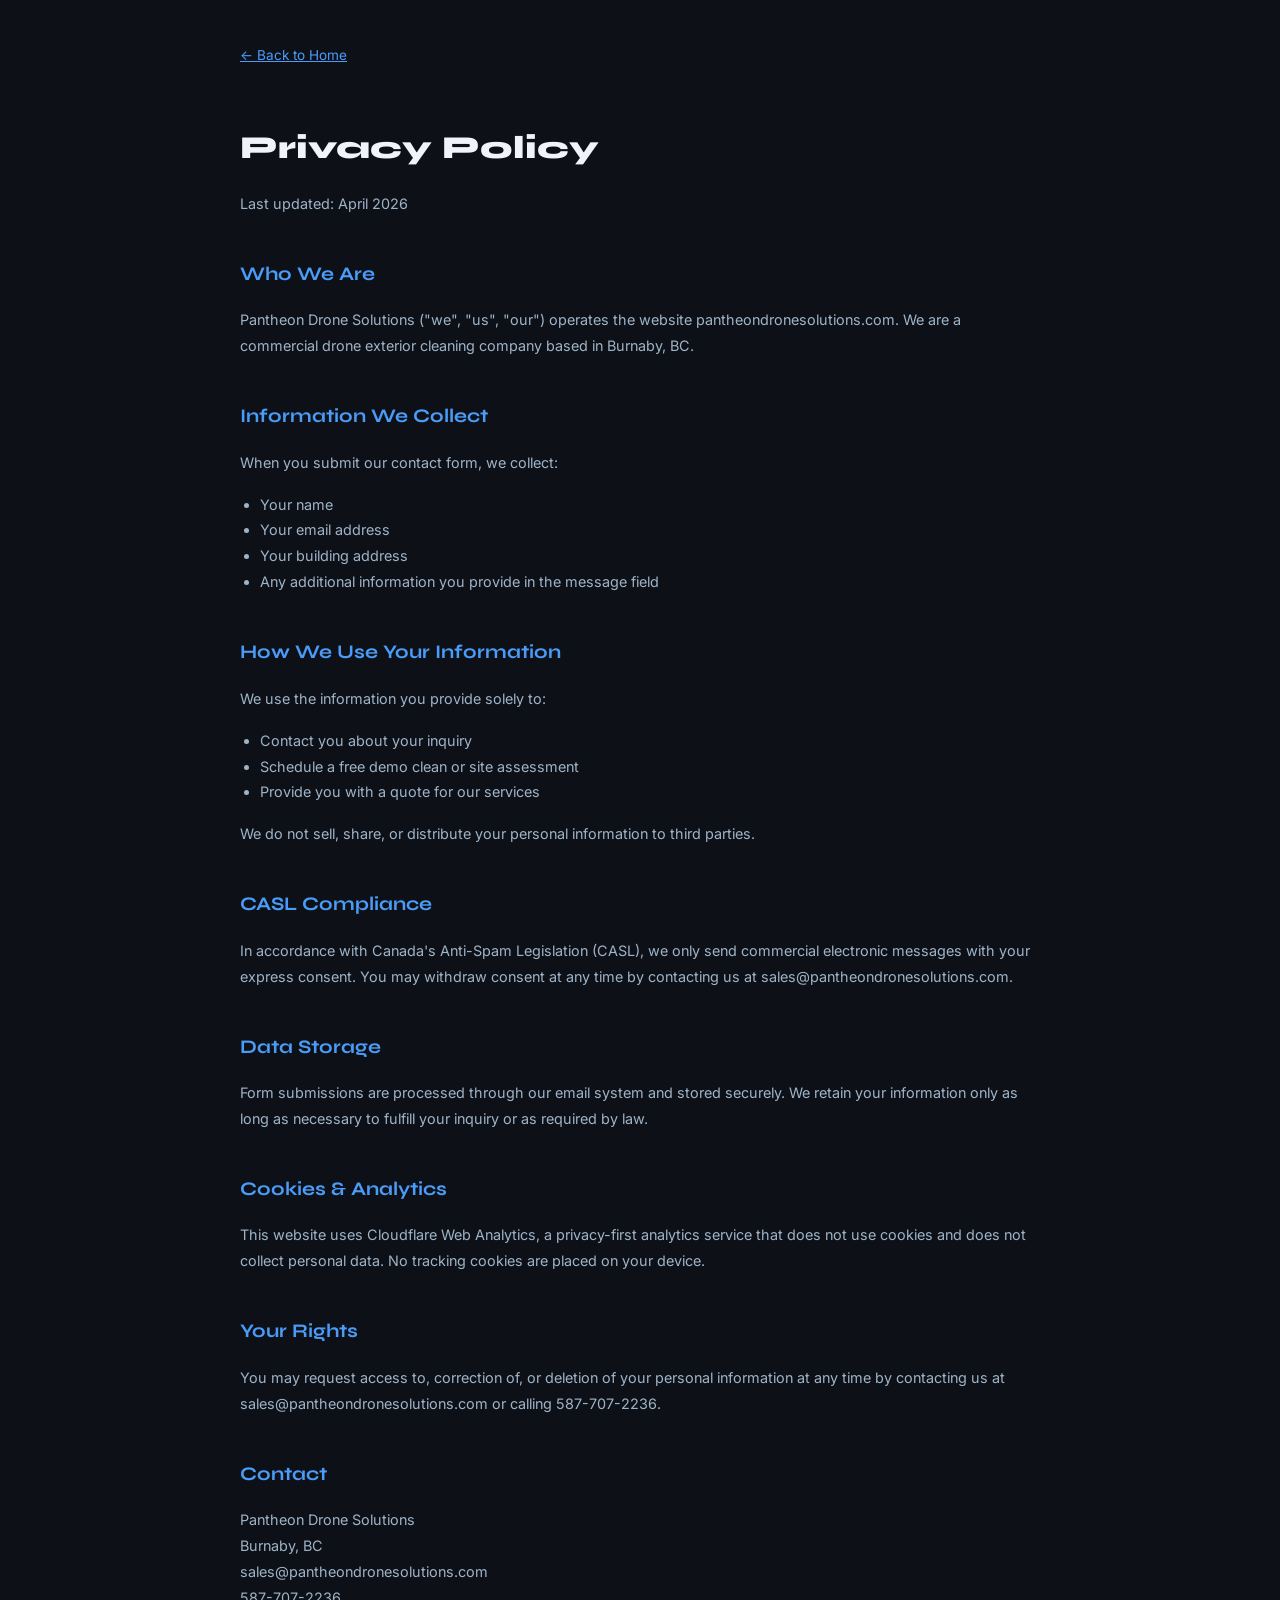
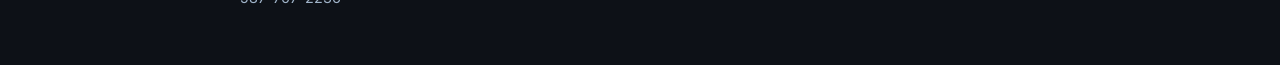
<file: privacy.html>
<!DOCTYPE html>
<html lang="en">
<head>
<meta charset="UTF-8"/>
<meta name="viewport" content="width=device-width, initial-scale=1.0"/>
<title>Privacy Policy | Pantheon Drone Solutions</title>
<style>
body{font-family:'Inter',sans-serif;background:#0d1117;color:#f0f4f8;line-height:1.8;padding:40px 20px;max-width:800px;margin:0 auto}
h1{font-family:'Syne',sans-serif;font-weight:800;font-size:2rem;margin-bottom:10px}
h2{font-family:'Syne',sans-serif;font-weight:700;font-size:1.2rem;margin-top:40px;color:#4a9cf8}
p,li{color:#9fb3c8;font-size:.9rem}
a{color:#4a9cf8}
ul{padding-left:20px}
.back{display:inline-block;margin-bottom:30px;color:#4a9cf8;font-size:.85rem}
</style>
<link href="https://fonts.googleapis.com/css2?family=Syne:wght@700;800&family=Inter:wght@400;500&display=swap" rel="stylesheet"/>
</head>
<body>
<a href="/" class="back">← Back to Home</a>
<h1>Privacy Policy</h1>
<p>Last updated: April 2026</p>

<h2>Who We Are</h2>
<p>Pantheon Drone Solutions ("we", "us", "our") operates the website pantheondronesolutions.com. We are a commercial drone exterior cleaning company based in Burnaby, BC.</p>

<h2>Information We Collect</h2>
<p>When you submit our contact form, we collect:</p>
<ul>
<li>Your name</li>
<li>Your email address</li>
<li>Your building address</li>
<li>Any additional information you provide in the message field</li>
</ul>

<h2>How We Use Your Information</h2>
<p>We use the information you provide solely to:</p>
<ul>
<li>Contact you about your inquiry</li>
<li>Schedule a free demo clean or site assessment</li>
<li>Provide you with a quote for our services</li>
</ul>
<p>We do not sell, share, or distribute your personal information to third parties.</p>

<h2>CASL Compliance</h2>
<p>In accordance with Canada's Anti-Spam Legislation (CASL), we only send commercial electronic messages with your express consent. You may withdraw consent at any time by contacting us at sales@pantheondronesolutions.com.</p>

<h2>Data Storage</h2>
<p>Form submissions are processed through our email system and stored securely. We retain your information only as long as necessary to fulfill your inquiry or as required by law.</p>

<h2>Cookies & Analytics</h2>
<p>This website uses Cloudflare Web Analytics, a privacy-first analytics service that does not use cookies and does not collect personal data. No tracking cookies are placed on your device.</p>

<h2>Your Rights</h2>
<p>You may request access to, correction of, or deletion of your personal information at any time by contacting us at sales@pantheondronesolutions.com or calling 587-707-2236.</p>

<h2>Contact</h2>
<p>Pantheon Drone Solutions<br/>Burnaby, BC<br/>sales@pantheondronesolutions.com<br/>587-707-2236</p>
</body>
</html>
</file>
